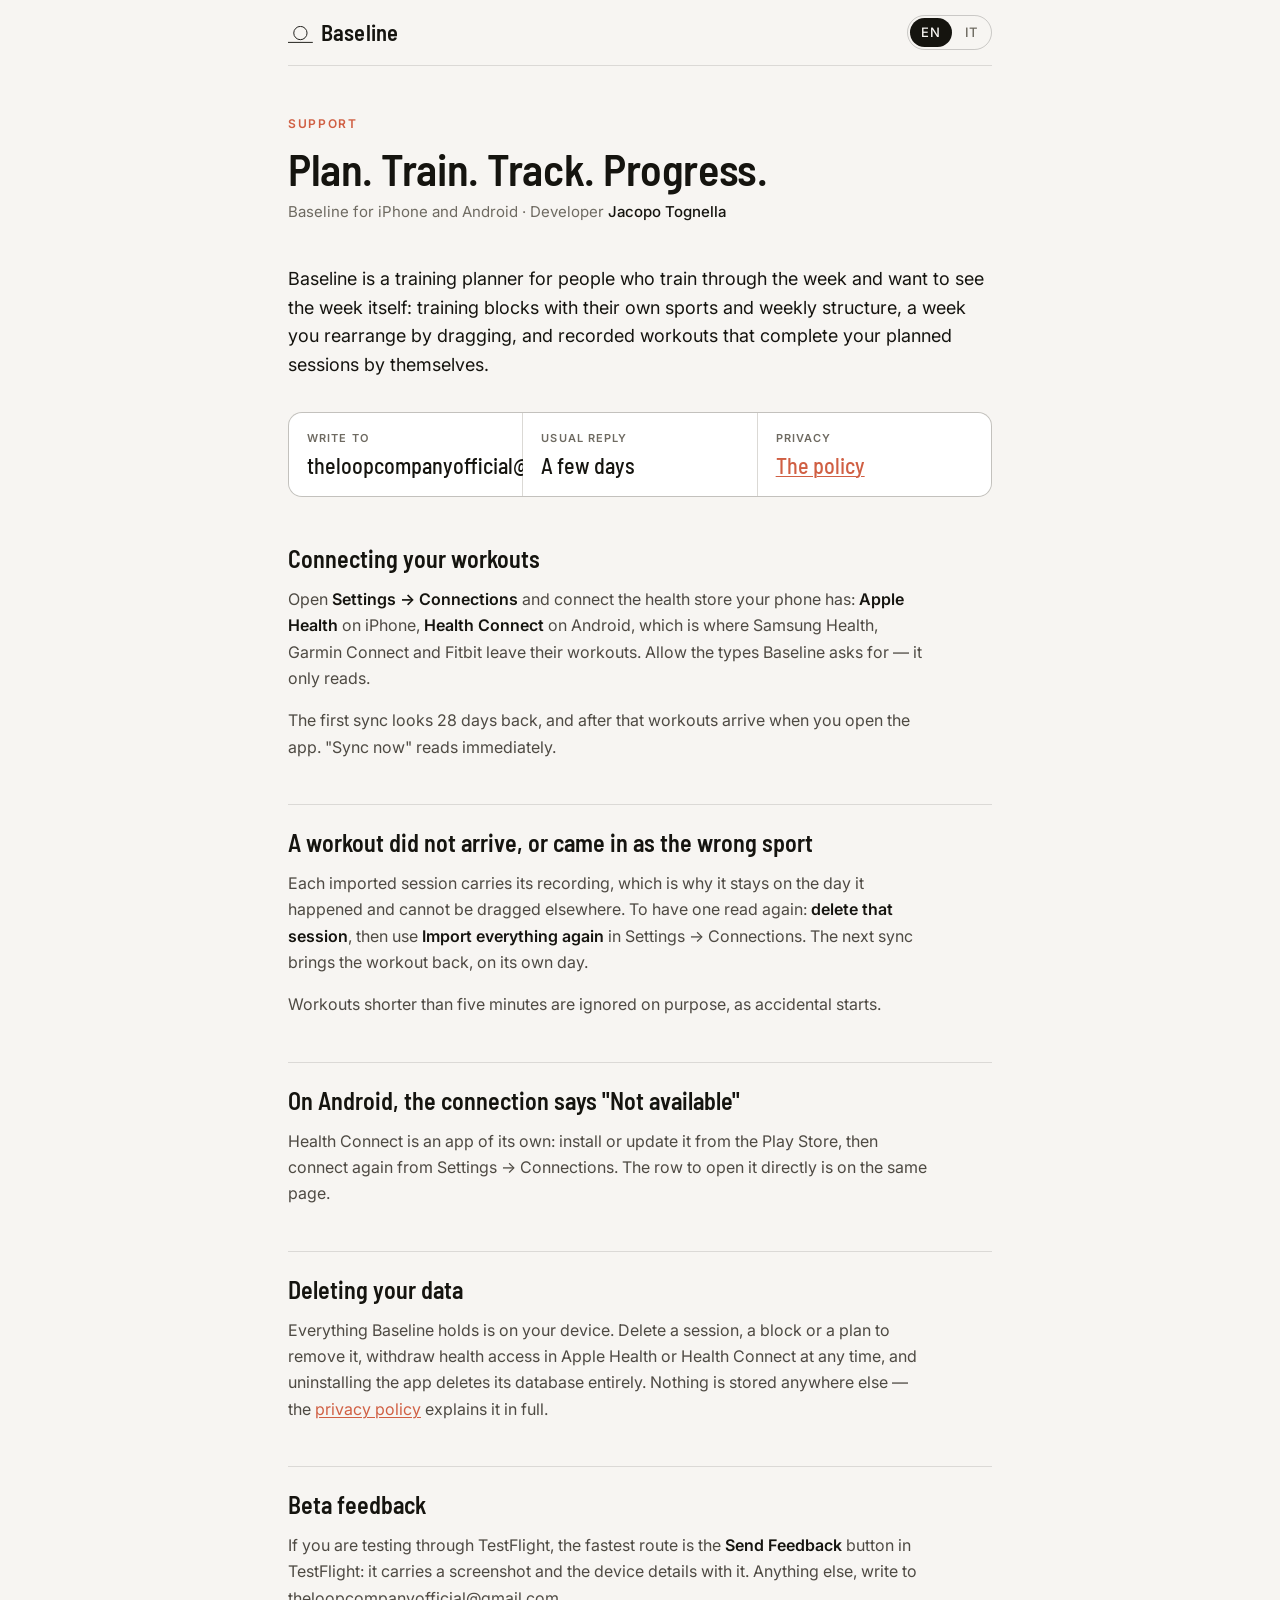
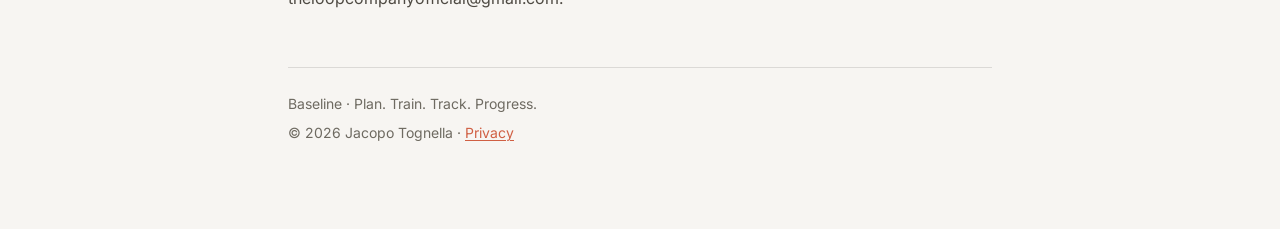
<file: docs/index.html>
<!doctype html>
<html lang="en">
<head>
<meta charset="utf-8">
<meta name="viewport" content="width=device-width, initial-scale=1">
<title>Baseline — Support</title>
<meta name="description" content="Support for Baseline, the training planner: how to connect Apple Health or Health Connect, and how to reach us.">
<link rel="stylesheet" href="https://fonts.googleapis.com/css2?family=Barlow+Semi+Condensed:wght@500;600&family=Inter:wght@400;500;600&display=swap">
<link rel="stylesheet" href="style.css">
</head>
<body>
<div class="shell">
  <header class="top">
    <span class="lockup">
      <!-- The app's mark: a thin circle resting on a baseline that runs past it. -->
      <svg viewBox="190 289 620 424" aria-hidden="true">
        <circle cx="500" cy="467" r="166" fill="none" stroke="currentColor" stroke-width="23.4" style="color: var(--ink)"></circle>
        <path d="M202 701H798" stroke="currentColor" stroke-width="23.4" stroke-linecap="square" style="color: var(--ink)"></path>
      </svg>
      <b>Baseline</b>
    </span>
    <div class="langs" role="group" aria-label="Language / Lingua">
      <button type="button" id="btn-en" aria-pressed="true">EN</button>
      <button type="button" id="btn-it" aria-pressed="false">IT</button>
    </div>
  </header>

  <!-- ENGLISH -->
  <main data-lang="en" class="on" lang="en">
    <p class="eyebrow">Support</p>
    <h1>Plan. Train. Track. Progress.</h1>
    <p class="dateline">Baseline for iPhone and Android · Developer <b>Jacopo Tognella</b></p>

    <p class="lead">Baseline is a training planner for people who train through the week and want to see the week itself: training blocks with their own sports and weekly structure, a week you rearrange by dragging, and recorded workouts that complete your planned sessions by themselves.</p>

    <dl class="facts">
      <div class="fact"><dt>Write to</dt><dd>theloopcompanyofficial@gmail.com</dd></div>
      <div class="fact"><dt>Usual reply</dt><dd>A few days</dd></div>
      <div class="fact"><dt>Privacy</dt><dd><a href="privacy-policy.html">The policy</a></dd></div>
    </dl>

    <h2>Connecting your workouts</h2>
    <p>Open <strong>Settings → Connections</strong> and connect the health store your phone has: <strong>Apple Health</strong> on iPhone, <strong>Health Connect</strong> on Android, which is where Samsung Health, Garmin Connect and Fitbit leave their workouts. Allow the types Baseline asks for — it only reads.</p>
    <p>The first sync looks 28 days back, and after that workouts arrive when you open the app. "Sync now" reads immediately.</p>

    <h2>A workout did not arrive, or came in as the wrong sport</h2>
    <p>Each imported session carries its recording, which is why it stays on the day it happened and cannot be dragged elsewhere. To have one read again: <strong>delete that session</strong>, then use <strong>Import everything again</strong> in Settings → Connections. The next sync brings the workout back, on its own day.</p>
    <p>Workouts shorter than five minutes are ignored on purpose, as accidental starts.</p>

    <h2>On Android, the connection says "Not available"</h2>
    <p>Health Connect is an app of its own: install or update it from the Play Store, then connect again from Settings → Connections. The row to open it directly is on the same page.</p>

    <h2>Deleting your data</h2>
    <p>Everything Baseline holds is on your device. Delete a session, a block or a plan to remove it, withdraw health access in Apple Health or Health Connect at any time, and uninstalling the app deletes its database entirely. Nothing is stored anywhere else — the <a href="privacy-policy.html">privacy policy</a> explains it in full.</p>

    <h2>Beta feedback</h2>
    <p>If you are testing through TestFlight, the fastest route is the <strong>Send Feedback</strong> button in TestFlight: it carries a screenshot and the device details with it. Anything else, write to theloopcompanyofficial@gmail.com.</p>
  </main>

  <!-- ITALIANO -->
  <main data-lang="it" lang="it">
    <p class="eyebrow">Assistenza</p>
    <h1>Pianifica. Allenati. Registra. Progredisci.</h1>
    <p class="dateline">Baseline per iPhone e Android · Sviluppatore <b>Jacopo Tognella</b></p>

    <p class="lead">Baseline è un pianificatore di allenamenti per chi si allena durante la settimana e vuole vedere la settimana stessa: blocchi con sport e struttura settimanale propri, una settimana che riorganizzi trascinando, e allenamenti registrati che completano da soli le sessioni pianificate.</p>

    <dl class="facts">
      <div class="fact"><dt>Scrivi a</dt><dd><span class="todo">la tua email di supporto</span></dd></div>
      <div class="fact"><dt>Risposta tipica</dt><dd>Qualche giorno</dd></div>
      <div class="fact"><dt>Privacy</dt><dd><a href="privacy-policy.html">L'informativa</a></dd></div>
    </dl>

    <h2>Collegare gli allenamenti</h2>
    <p>Apri <strong>Impostazioni → Connessioni</strong> e collega l'archivio salute del tuo telefono: <strong>Apple Health</strong> su iPhone, <strong>Health Connect</strong> su Android, dove lasciano i propri allenamenti anche Samsung Health, Garmin Connect e Fitbit. Concedi i tipi che Baseline chiede: li legge soltanto.</p>
    <p>La prima sincronizzazione guarda 28 giorni indietro, poi gli allenamenti arrivano quando apri l'app. "Sincronizza ora" legge subito.</p>

    <h2>Un allenamento non è arrivato, o è arrivato con lo sport sbagliato</h2>
    <p>Ogni sessione importata porta con sé la registrazione: per questo resta nel giorno in cui è avvenuta e non si può trascinare altrove. Per farla rileggere: <strong>cancella quella sessione</strong>, poi usa <strong>Reimporta tutto</strong> in Impostazioni → Connessioni. La sincronizzazione successiva riporta l'allenamento, nel suo giorno.</p>
    <p>Gli allenamenti sotto i cinque minuti vengono ignorati di proposito, come avvii accidentali.</p>

    <h2>Su Android la connessione dice "Non disponibile"</h2>
    <p>Health Connect è un'app a sé: installala o aggiornala dal Play Store, poi collega di nuovo da Impostazioni → Connessioni. La riga per aprirla direttamente è nella stessa pagina.</p>

    <h2>Cancellare i tuoi dati</h2>
    <p>Tutto quello che Baseline conserva è sul tuo dispositivo. Cancella una sessione, un blocco o un piano per rimuoverlo, revoca l'accesso ai dati salute da Apple Health o Health Connect quando vuoi, e disinstallare l'app elimina del tutto il suo database. Non c'è nulla salvato altrove: l'<a href="privacy-policy.html">informativa sulla privacy</a> lo spiega per esteso.</p>

    <h2>Segnalazioni dalla beta</h2>
    <p>Se stai provando l'app tramite TestFlight, la via più rapida è il pulsante <strong>Invia feedback</strong> di TestFlight: porta con sé uno screenshot e i dettagli del dispositivo. Per tutto il resto, scrivi a theloopcompanyofficial@gmail.com.</p>
  </main>

  <footer>
    <p>Baseline · <span data-lang="en" class="on" style="display:inline">Plan. Train. Track. Progress.</span><span data-lang="it" style="display:none">Pianifica. Allenati. Registra. Progredisci.</span></p>
    <p>© 2026 Jacopo Tognella · <a href="privacy-policy.html">Privacy</a></p>
  </footer>
</div>
<script src="lang.js"></script>
</body>
</html>
</file>
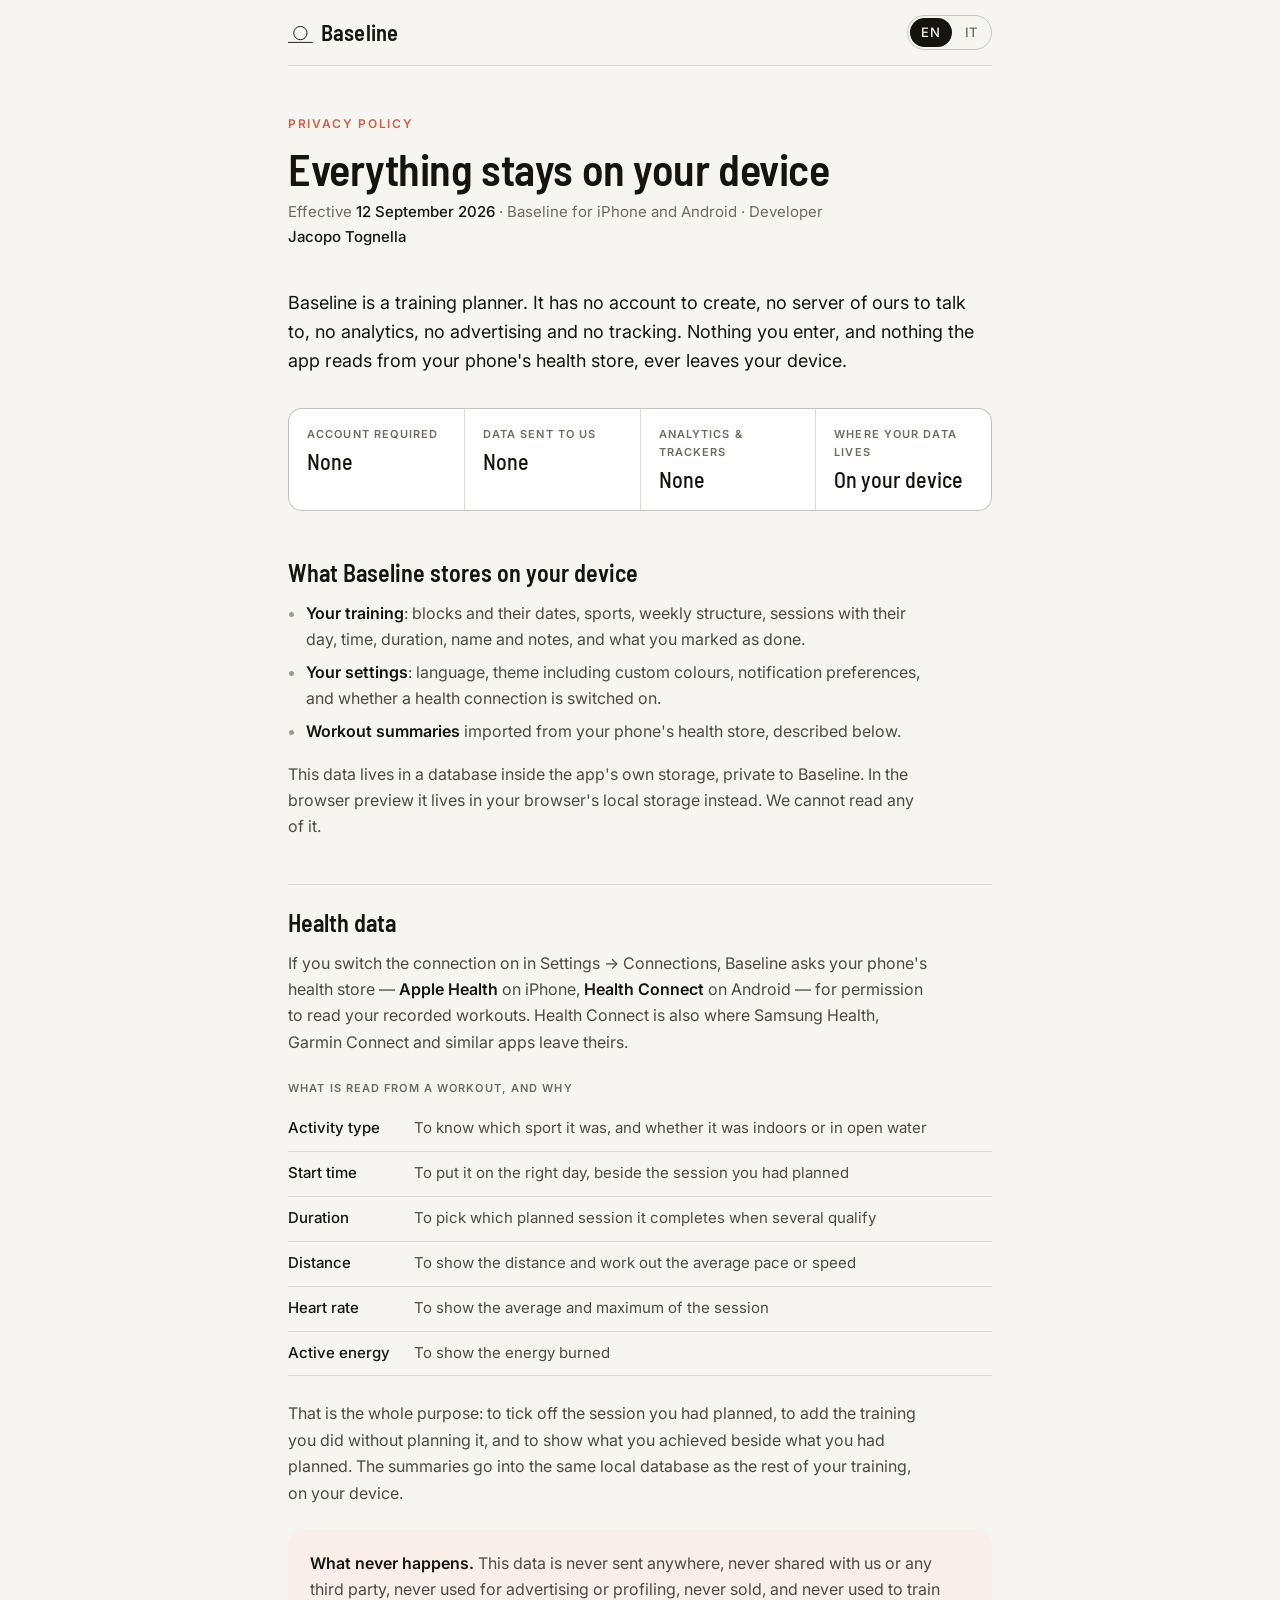
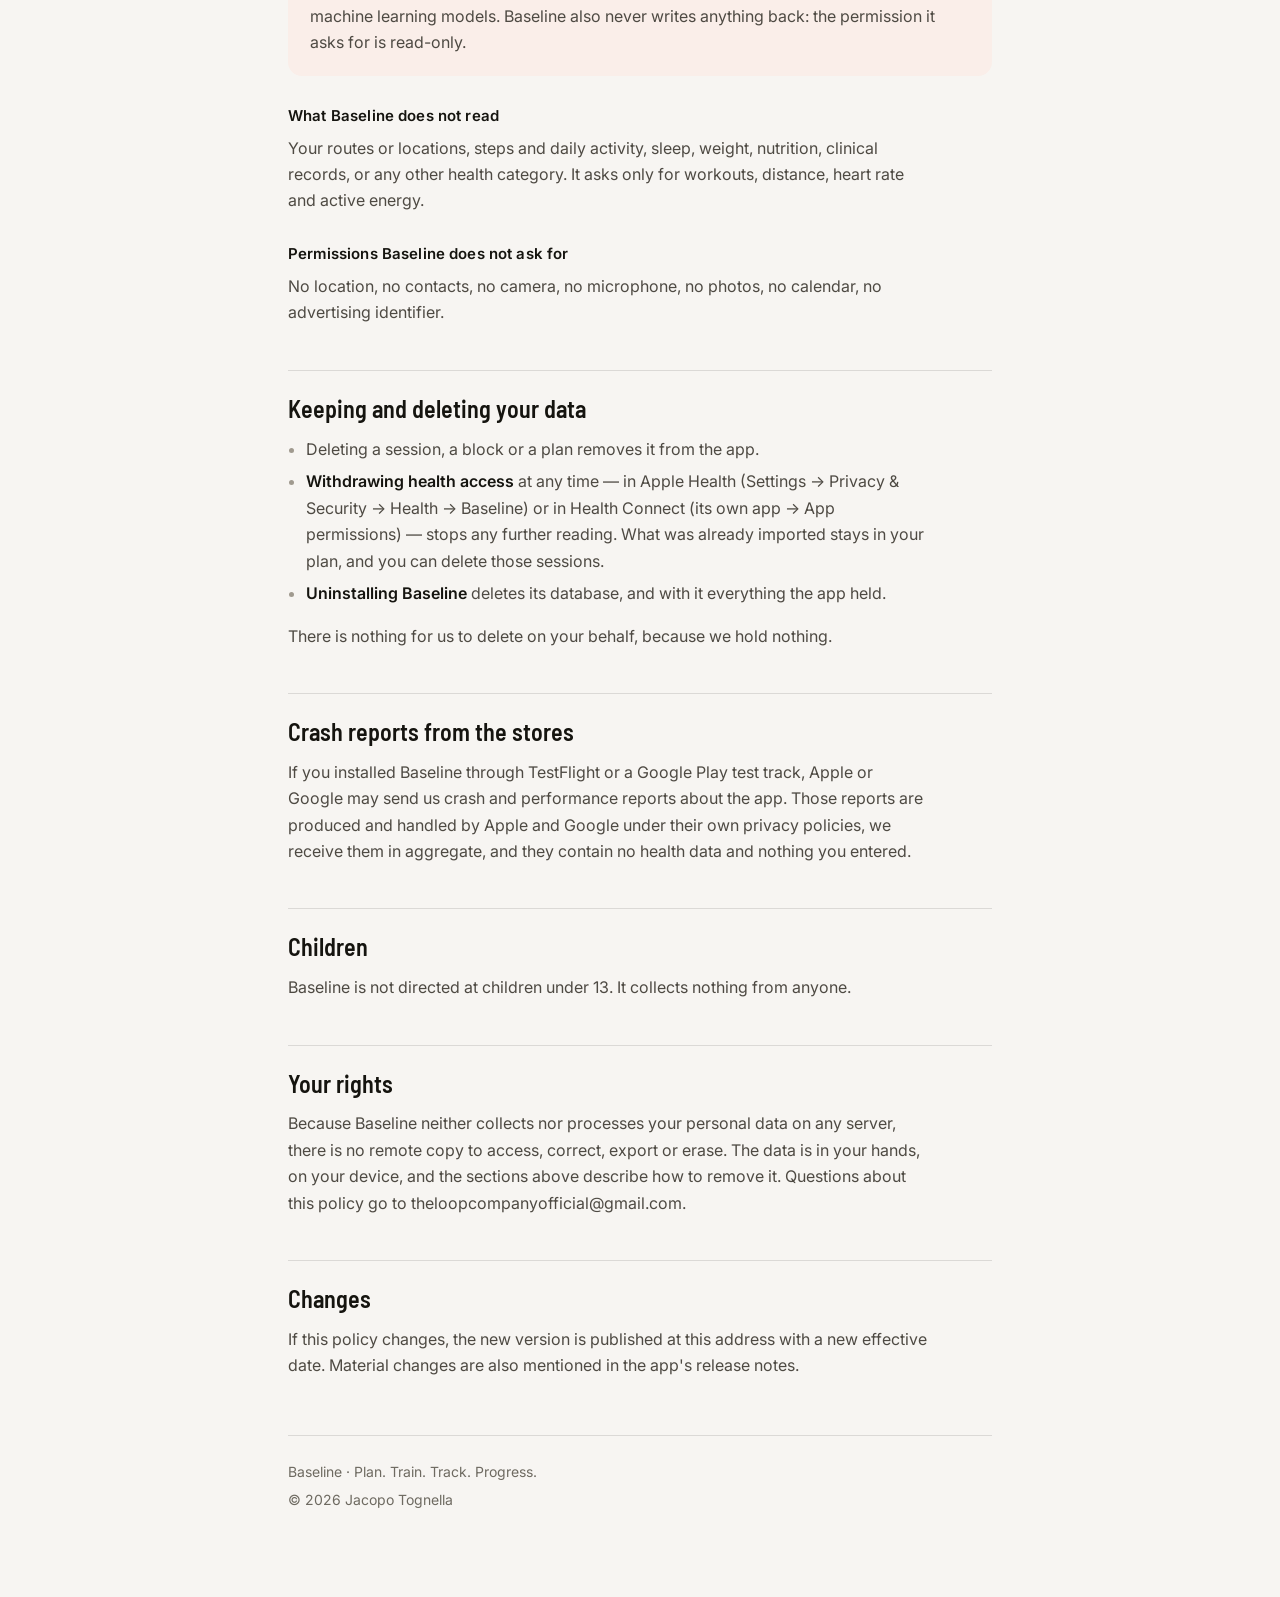
<file: docs/privacy-policy.html>
<!doctype html>
<html lang="en">
<head>
<meta charset="utf-8">
<meta name="viewport" content="width=device-width, initial-scale=1">
<title>Baseline — Privacy policy</title>
<meta name="description" content="Baseline keeps everything on your device: no account, no server, no analytics, no tracking.">
<link rel="stylesheet" href="https://fonts.googleapis.com/css2?family=Barlow+Semi+Condensed:wght@500;600&family=Inter:wght@400;500;600&display=swap">
<link rel="stylesheet" href="style.css">
</head>
<body>
<div class="shell">
  <header class="top">
    <span class="lockup">
      <!-- The app's mark: a thin circle resting on a baseline that runs past it. -->
      <svg viewBox="190 289 620 424" aria-hidden="true">
        <circle cx="500" cy="467" r="166" fill="none" stroke="currentColor" stroke-width="23.4" style="color: var(--ink)"></circle>
        <path d="M202 701H798" stroke="currentColor" stroke-width="23.4" stroke-linecap="square" style="color: var(--ink)"></path>
      </svg>
      <b>Baseline</b>
    </span>
    <div class="langs" role="group" aria-label="Language / Lingua">
      <button type="button" id="btn-en" aria-pressed="true">EN</button>
      <button type="button" id="btn-it" aria-pressed="false">IT</button>
    </div>
  </header>

  <!-- ENGLISH -->
  <main data-lang="en" class="on" lang="en">
    <p class="eyebrow">Privacy policy</p>
    <h1>Everything stays on your device</h1>
    <p class="dateline">Effective <b>12 September 2026</b> · Baseline for iPhone and Android · Developer <b>Jacopo Tognella</b></p>

    <p class="lead">Baseline is a training planner. It has no account to create, no server of ours to talk to, no analytics, no advertising and no tracking. Nothing you enter, and nothing the app reads from your phone's health store, ever leaves your device.</p>

    <dl class="facts">
      <div class="fact"><dt>Account required</dt><dd>None</dd></div>
      <div class="fact"><dt>Data sent to us</dt><dd>None</dd></div>
      <div class="fact"><dt>Analytics &amp; trackers</dt><dd>None</dd></div>
      <div class="fact"><dt>Where your data lives</dt><dd>On your device</dd></div>
    </dl>

    <h2>What Baseline stores on your device</h2>
    <ul>
      <li><strong>Your training</strong>: blocks and their dates, sports, weekly structure, sessions with their day, time, duration, name and notes, and what you marked as done.</li>
      <li><strong>Your settings</strong>: language, theme including custom colours, notification preferences, and whether a health connection is switched on.</li>
      <li><strong>Workout summaries</strong> imported from your phone's health store, described below.</li>
    </ul>
    <p>This data lives in a database inside the app's own storage, private to Baseline. In the browser preview it lives in your browser's local storage instead. We cannot read any of it.</p>

    <h2>Health data</h2>
    <p>If you switch the connection on in Settings → Connections, Baseline asks your phone's health store — <strong>Apple Health</strong> on iPhone, <strong>Health Connect</strong> on Android — for permission to read your recorded workouts. Health Connect is also where Samsung Health, Garmin Connect and similar apps leave theirs.</p>

    <div class="scroller">
      <table class="reads">
        <caption>What is read from a workout, and why</caption>
        <tbody>
          <tr><th>Activity type</th><td>To know which sport it was, and whether it was indoors or in open water</td></tr>
          <tr><th>Start time</th><td>To put it on the right day, beside the session you had planned</td></tr>
          <tr><th>Duration</th><td>To pick which planned session it completes when several qualify</td></tr>
          <tr><th>Distance</th><td>To show the distance and work out the average pace or speed</td></tr>
          <tr><th>Heart rate</th><td>To show the average and maximum of the session</td></tr>
          <tr><th>Active energy</th><td>To show the energy burned</td></tr>
        </tbody>
      </table>
    </div>

    <p>That is the whole purpose: to tick off the session you had planned, to add the training you did without planning it, and to show what you achieved beside what you had planned. The summaries go into the same local database as the rest of your training, on your device.</p>

    <div class="never">
      <p><strong>What never happens.</strong> This data is never sent anywhere, never shared with us or any third party, never used for advertising or profiling, never sold, and never used to train machine learning models. Baseline also never writes anything back: the permission it asks for is read-only.</p>
    </div>

    <h3>What Baseline does not read</h3>
    <p>Your routes or locations, steps and daily activity, sleep, weight, nutrition, clinical records, or any other health category. It asks only for workouts, distance, heart rate and active energy.</p>

    <h3>Permissions Baseline does not ask for</h3>
    <p>No location, no contacts, no camera, no microphone, no photos, no calendar, no advertising identifier.</p>

    <h2>Keeping and deleting your data</h2>
    <ul>
      <li>Deleting a session, a block or a plan removes it from the app.</li>
      <li><strong>Withdrawing health access</strong> at any time — in Apple Health (Settings → Privacy &amp; Security → Health → Baseline) or in Health Connect (its own app → App permissions) — stops any further reading. What was already imported stays in your plan, and you can delete those sessions.</li>
      <li><strong>Uninstalling Baseline</strong> deletes its database, and with it everything the app held.</li>
    </ul>
    <p>There is nothing for us to delete on your behalf, because we hold nothing.</p>

    <h2>Crash reports from the stores</h2>
    <p>If you installed Baseline through TestFlight or a Google Play test track, Apple or Google may send us crash and performance reports about the app. Those reports are produced and handled by Apple and Google under their own privacy policies, we receive them in aggregate, and they contain no health data and nothing you entered.</p>

    <h2>Children</h2>
    <p>Baseline is not directed at children under 13. It collects nothing from anyone.</p>

    <h2>Your rights</h2>
    <p>Because Baseline neither collects nor processes your personal data on any server, there is no remote copy to access, correct, export or erase. The data is in your hands, on your device, and the sections above describe how to remove it. Questions about this policy go to theloopcompanyofficial@gmail.com.</p>

    <h2>Changes</h2>
    <p>If this policy changes, the new version is published at this address with a new effective date. Material changes are also mentioned in the app's release notes.</p>

  </main>

  <!-- ITALIANO -->
  <main data-lang="it" lang="it">
    <p class="eyebrow">Informativa sulla privacy</p>
    <h1>Tutto resta sul tuo dispositivo</h1>
    <p class="dateline">In vigore dal <b>12 settembre 2026</b> · Baseline per iPhone e Android · Sviluppatore <b>Jacopo Tognella</b></p>

    <p class="lead">Baseline è un pianificatore di allenamenti. Non c'è un account da creare, non c'è un nostro server con cui parlare, non ci sono analytics, pubblicità né tracciamento. Niente di quello che inserisci, e niente di quello che l'app legge dall'archivio salute del telefono, esce dal tuo dispositivo.</p>

    <dl class="facts">
      <div class="fact"><dt>Account necessario</dt><dd>Nessuno</dd></div>
      <div class="fact"><dt>Dati inviati a noi</dt><dd>Nessuno</dd></div>
      <div class="fact"><dt>Analytics e tracker</dt><dd>Nessuno</dd></div>
      <div class="fact"><dt>Dove vivono i dati</dt><dd>Sul tuo dispositivo</dd></div>
    </dl>

    <h2>Cosa Baseline salva sul tuo dispositivo</h2>
    <ul>
      <li><strong>I tuoi allenamenti</strong>: blocchi e relative date, sport, struttura settimanale, sessioni con giorno, ora, durata, nome e note, e ciò che hai segnato come completato.</li>
      <li><strong>Le tue impostazioni</strong>: lingua, tema compresi i colori personalizzati, preferenze di notifica e se una connessione salute è attiva.</li>
      <li><strong>I riepiloghi degli allenamenti</strong> importati dall'archivio salute del telefono, descritti qui sotto.</li>
    </ul>
    <p>Questi dati vivono in un database nello spazio riservato all'app, privato di Baseline. Nella versione browser di prova vivono invece nella memoria locale del browser. Noi non possiamo leggerli.</p>

    <h2>Dati sulla salute</h2>
    <p>Se attivi la connessione in Impostazioni → Connessioni, Baseline chiede all'archivio salute del telefono — <strong>Apple Health</strong> su iPhone, <strong>Health Connect</strong> su Android — il permesso di leggere gli allenamenti registrati. Health Connect è anche il luogo dove Samsung Health, Garmin Connect e app simili lasciano i propri.</p>

    <div class="scroller">
      <table class="reads">
        <caption>Cosa viene letto di un allenamento, e perché</caption>
        <tbody>
          <tr><th>Tipo di attività</th><td>Per sapere di quale sport si tratta, e se è avvenuto al chiuso o in acque libere</td></tr>
          <tr><th>Ora di inizio</th><td>Per collocarlo nel giorno giusto, accanto alla sessione pianificata</td></tr>
          <tr><th>Durata</th><td>Per scegliere quale sessione pianificata completa, quando più di una è compatibile</td></tr>
          <tr><th>Distanza</th><td>Per mostrare la distanza e calcolare il passo o la velocità media</td></tr>
          <tr><th>Frequenza cardiaca</th><td>Per mostrare la media e il massimo della sessione</td></tr>
          <tr><th>Energia attiva</th><td>Per mostrare l'energia consumata</td></tr>
        </tbody>
      </table>
    </div>

    <p>È l'unico scopo: spuntare la sessione che avevi pianificato, aggiungere l'allenamento che hai fatto senza averlo previsto e mostrarti cosa hai ottenuto accanto a cosa avevi in programma. I riepiloghi finiscono nello stesso database locale del resto dei tuoi allenamenti, sul tuo dispositivo.</p>

    <div class="never">
      <p><strong>Cosa non avviene mai.</strong> Questi dati non vengono inviati da nessuna parte, non sono condivisi con noi né con terze parti, non sono usati per pubblicità o profilazione, non sono venduti e non sono usati per addestrare modelli di machine learning. Baseline inoltre non scrive mai nulla: il permesso che chiede è di sola lettura.</p>
    </div>

    <h3>Cosa Baseline non legge</h3>
    <p>I tuoi percorsi o la posizione, i passi e l'attività quotidiana, il sonno, il peso, l'alimentazione, i dati clinici o qualsiasi altra categoria sanitaria. Chiede solo allenamenti, distanza, frequenza cardiaca ed energia attiva.</p>

    <h3>Permessi che Baseline non chiede</h3>
    <p>Nessuna posizione, nessun contatto, nessuna fotocamera, nessun microfono, nessuna foto, nessun calendario, nessun identificativo pubblicitario.</p>

    <h2>Conservazione e cancellazione</h2>
    <ul>
      <li>Cancellare una sessione, un blocco o un piano lo rimuove dall'app.</li>
      <li><strong>Revocare l'accesso ai dati salute</strong> in qualsiasi momento — da Apple Health (Impostazioni → Privacy e sicurezza → Salute → Baseline) o da Health Connect (la sua app → Autorizzazioni app) — interrompe ogni ulteriore lettura. Ciò che era già stato importato resta nel piano, e puoi cancellare quelle sessioni.</li>
      <li><strong>Disinstallare Baseline</strong> elimina il suo database, e con esso tutto ciò che l'app conteneva.</li>
    </ul>
    <p>Non c'è nulla che possiamo cancellare al tuo posto, perché non conserviamo nulla.</p>

    <h2>Segnalazioni di crash dagli store</h2>
    <p>Se hai installato Baseline tramite TestFlight o un canale di test di Google Play, Apple o Google possono inviarci segnalazioni di crash e prestazioni relative all'app. Quelle segnalazioni sono prodotte e gestite da Apple e Google secondo le loro informative, le riceviamo in forma aggregata e non contengono dati sulla salute né contenuti che hai inserito.</p>

    <h2>Minori</h2>
    <p>Baseline non è rivolta a minori di 13 anni. Non raccoglie nulla da nessuno.</p>

    <h2>I tuoi diritti</h2>
    <p>Poiché Baseline non raccoglie né tratta i tuoi dati personali su alcun server, non esiste una copia remota da consultare, correggere, esportare o cancellare. I dati sono nelle tue mani, sul tuo dispositivo, e le sezioni precedenti spiegano come rimuoverli. Per domande su questa informativa scrivi a theloopcompanyofficial@gmail.com.</p>

    <h2>Modifiche</h2>
    <p>Se questa informativa cambia, la nuova versione è pubblicata a questo indirizzo con una nuova data di entrata in vigore. Le modifiche sostanziali sono indicate anche nelle note di versione dell'app.</p>
  </main>

  <footer>
    <p>Baseline · <span data-lang="en" class="on" style="display:inline">Plan. Train. Track. Progress.</span><span data-lang="it" style="display:none">Pianifica. Allenati. Registra. Progredisci.</span></p>
    <p>© 2026 Jacopo Tognella</p>
  </footer>
</div>
<script src="lang.js"></script>
</body>
</html>
</file>
<file: docs/style.css>
/* Document reset: the same ground the app's own screens start from. */
* { box-sizing: border-box; }
html { color-scheme: light dark; }
body { margin: 0; }
img { max-width: 100%; }
[hidden] { display: none !important; }

/* Tokens are Baseline's own Light and Dark palettes (theme/themes.ts). */
  :root {
    --bg: #F7F5F2;
    --card: #FFFFFF;
    --ink: #15140F;
    --body: #4E4A43;
    --muted: #6E6A61;
    --faint: #A09A8F;
    --accent: #D05F43;
    --accent-wash: #FAEEE9;
    --hairline: rgba(21, 20, 15, 0.12);
    --hairline-strong: rgba(21, 20, 15, 0.2);
    --chip: rgba(21, 20, 15, 0.05);

    --display: 'Barlow Semi Condensed', 'Arial Narrow', system-ui, sans-serif;
    --sans: 'Inter', system-ui, -apple-system, 'Segoe UI', sans-serif;

    --measure: 64ch;
    --step-0: 1rem;
    --step-1: 1.125rem;
    --step-2: 1.5rem;
    --step-3: 2rem;
    --step-4: 2.75rem;
  }

  @media (prefers-color-scheme: dark) {
    :root:not([data-theme="light"]) {
      --bg: #121110;
      --card: #1D1C1A;
      --ink: #F2EFEA;
      --body: #D3CEC5;
      --muted: #ADA89E;
      --faint: #6E6A62;
      --accent: #E57A5E;
      --accent-wash: #3A2620;
      --hairline: rgba(242, 239, 234, 0.14);
      --hairline-strong: rgba(242, 239, 234, 0.24);
      --chip: rgba(242, 239, 234, 0.07);
    }
  }

  :root[data-theme="dark"] {
    --bg: #121110;
    --card: #1D1C1A;
    --ink: #F2EFEA;
    --body: #D3CEC5;
    --muted: #ADA89E;
    --faint: #6E6A62;
    --accent: #E57A5E;
    --accent-wash: #3A2620;
    --hairline: rgba(242, 239, 234, 0.14);
    --hairline-strong: rgba(242, 239, 234, 0.24);
    --chip: rgba(242, 239, 234, 0.07);
  }

  * { box-sizing: border-box; }

  body {
    background: var(--bg);
    color: var(--body);
    font-family: var(--sans);
    font-size: var(--step-0);
    line-height: 1.65;
    -webkit-font-smoothing: antialiased;
  }

  .shell {
    max-width: 47rem;
    margin: 0 auto;
    padding: 0 1.5rem 5rem;
  }

  /* --- masthead --- */
  header.top {
    position: sticky;
    top: 0;
    z-index: 5;
    display: flex;
    align-items: center;
    gap: 1rem;
    padding: 0.875rem 0;
    background: color-mix(in srgb, var(--bg) 92%, transparent);
    backdrop-filter: blur(8px);
    border-bottom: 1px solid var(--hairline);
  }

  .lockup { display: flex; align-items: baseline; gap: 0.5rem; flex: 1 1 auto; min-width: 0; }
  .lockup svg { display: block; width: 1.55rem; height: auto; flex: none; transform: translateY(0.12rem); }
  .lockup b {
    font-family: var(--display);
    font-weight: 600;
    font-size: 1.4rem;
    letter-spacing: 0.01em;
    color: var(--ink);
  }

  /* Language switch, shaped like the app's segmented control. */
  .langs { display: flex; gap: 2px; padding: 2px; border: 1px solid var(--hairline-strong); border-radius: 999px; flex: none; }
  .langs button {
    font: inherit;
    font-size: 0.8125rem;
    font-weight: 500;
    letter-spacing: 0.04em;
    color: var(--muted);
    background: none;
    border: 0;
    border-radius: 999px;
    padding: 0.25rem 0.7rem;
    cursor: pointer;
  }
  .langs button[aria-pressed="true"] { background: var(--ink); color: var(--bg); }
  .langs button:focus-visible, .langs button:hover { color: var(--ink); }
  .langs button[aria-pressed="true"]:hover { color: var(--bg); }
  :focus-visible { outline: 2px solid var(--accent); outline-offset: 2px; }

  /* --- opening --- */
  .eyebrow {
    font-size: 0.75rem;
    font-weight: 600;
    letter-spacing: 0.14em;
    text-transform: uppercase;
    color: var(--accent);
    margin: 3rem 0 0.75rem;
  }

  h1 {
    font-family: var(--display);
    font-weight: 600;
    font-size: var(--step-4);
    line-height: 1.05;
    letter-spacing: -0.01em;
    color: var(--ink);
    text-wrap: balance;
    margin: 0 0 0.5rem;
  }

  .dateline { color: var(--muted); font-size: 0.9375rem; margin: 0 0 2.5rem; }
  .dateline b { color: var(--ink); font-weight: 500; }

  .lead {
    font-size: var(--step-1);
    line-height: 1.6;
    color: var(--ink);
    max-width: var(--measure);
    margin: 0 0 2rem;
  }

  /* The four facts that make the rest of the document short. */
  .facts {
    display: grid;
    grid-template-columns: repeat(auto-fit, minmax(8rem, 1fr));
    gap: 1px;
    background: var(--hairline);
    border: 1px solid var(--hairline);
    border-radius: 14px;
    overflow: hidden;
    margin: 0 0 3rem;
  }
  .fact { background: var(--card); padding: 1rem 1.125rem 1.125rem; }
  .fact dt {
    font-size: 0.6875rem;
    font-weight: 600;
    letter-spacing: 0.1em;
    text-transform: uppercase;
    color: var(--muted);
    margin-bottom: 0.35rem;
  }
  .fact dd {
    margin: 0;
    font-family: var(--display);
    font-size: 1.375rem;
    font-weight: 500;
    line-height: 1.15;
    color: var(--ink);
  }

  h2 {
    font-family: var(--display);
    font-weight: 600;
    font-size: var(--step-2);
    line-height: 1.2;
    color: var(--ink);
    text-wrap: balance;
    margin: 2.75rem 0 0.75rem;
    padding-top: 1.5rem;
    border-top: 1px solid var(--hairline);
  }
  h2:first-of-type { border-top: 0; padding-top: 0; }

  h3 {
    font-family: var(--sans);
    font-size: 0.9375rem;
    font-weight: 600;
    letter-spacing: 0.01em;
    color: var(--ink);
    margin: 1.75rem 0 0.4rem;
  }

  p, ul { max-width: var(--measure); }
  p { margin: 0 0 1rem; }
  ul { margin: 0 0 1rem; padding-left: 1.1rem; }
  li { margin-bottom: 0.4rem; }
  li::marker { color: var(--faint); }
  strong { color: var(--ink); font-weight: 600; }
  a { color: var(--accent); text-decoration-thickness: 1px; text-underline-offset: 2px; }

  /* What the app reads from the health store, and what for. */
  .reads { width: 100%; border-collapse: collapse; margin: 0.5rem 0 1.5rem; font-size: 0.9375rem; }
  .reads caption {
    text-align: left;
    font-size: 0.6875rem;
    font-weight: 600;
    letter-spacing: 0.1em;
    text-transform: uppercase;
    color: var(--muted);
    padding-bottom: 0.6rem;
  }
  .reads th, .reads td { text-align: left; padding: 0.6rem 0.75rem 0.6rem 0; border-bottom: 1px solid var(--hairline); vertical-align: top; }
  .reads th { font-weight: 500; color: var(--ink); white-space: nowrap; }
  .reads td { color: var(--body); }
  .scroller { overflow-x: auto; }

  .never {
    background: var(--accent-wash);
    border-radius: 14px;
    padding: 1.25rem 1.375rem;
    margin: 1.5rem 0 1rem;
  }
  .never p:last-child { margin-bottom: 0; }
  .never strong { color: var(--ink); }

  .note {
    border: 1px dashed var(--hairline-strong);
    border-radius: 12px;
    padding: 0.875rem 1rem;
    font-size: 0.875rem;
    color: var(--muted);
    margin: 2rem 0 0;
  }
  .todo {
    font-family: var(--display);
    font-size: 1em;
    background: var(--chip);
    border-bottom: 2px solid var(--accent);
    padding: 0 0.25rem;
    color: var(--ink);
    white-space: nowrap;
  }

  footer {
    margin-top: 3.5rem;
    padding-top: 1.5rem;
    border-top: 1px solid var(--hairline);
    font-size: 0.875rem;
    color: var(--muted);
  }
  footer p { margin-bottom: 0.35rem; }

  [data-lang] { display: none; }
  [data-lang].on { display: block; }

  @media (max-width: 34rem) {
    :root { --step-4: 2.125rem; --step-2: 1.3125rem; }
    .shell { padding: 0 1.125rem 4rem; }
  }
  @media (prefers-reduced-motion: reduce) {
    * { animation: none !important; transition: none !important; }
  }
</file>
